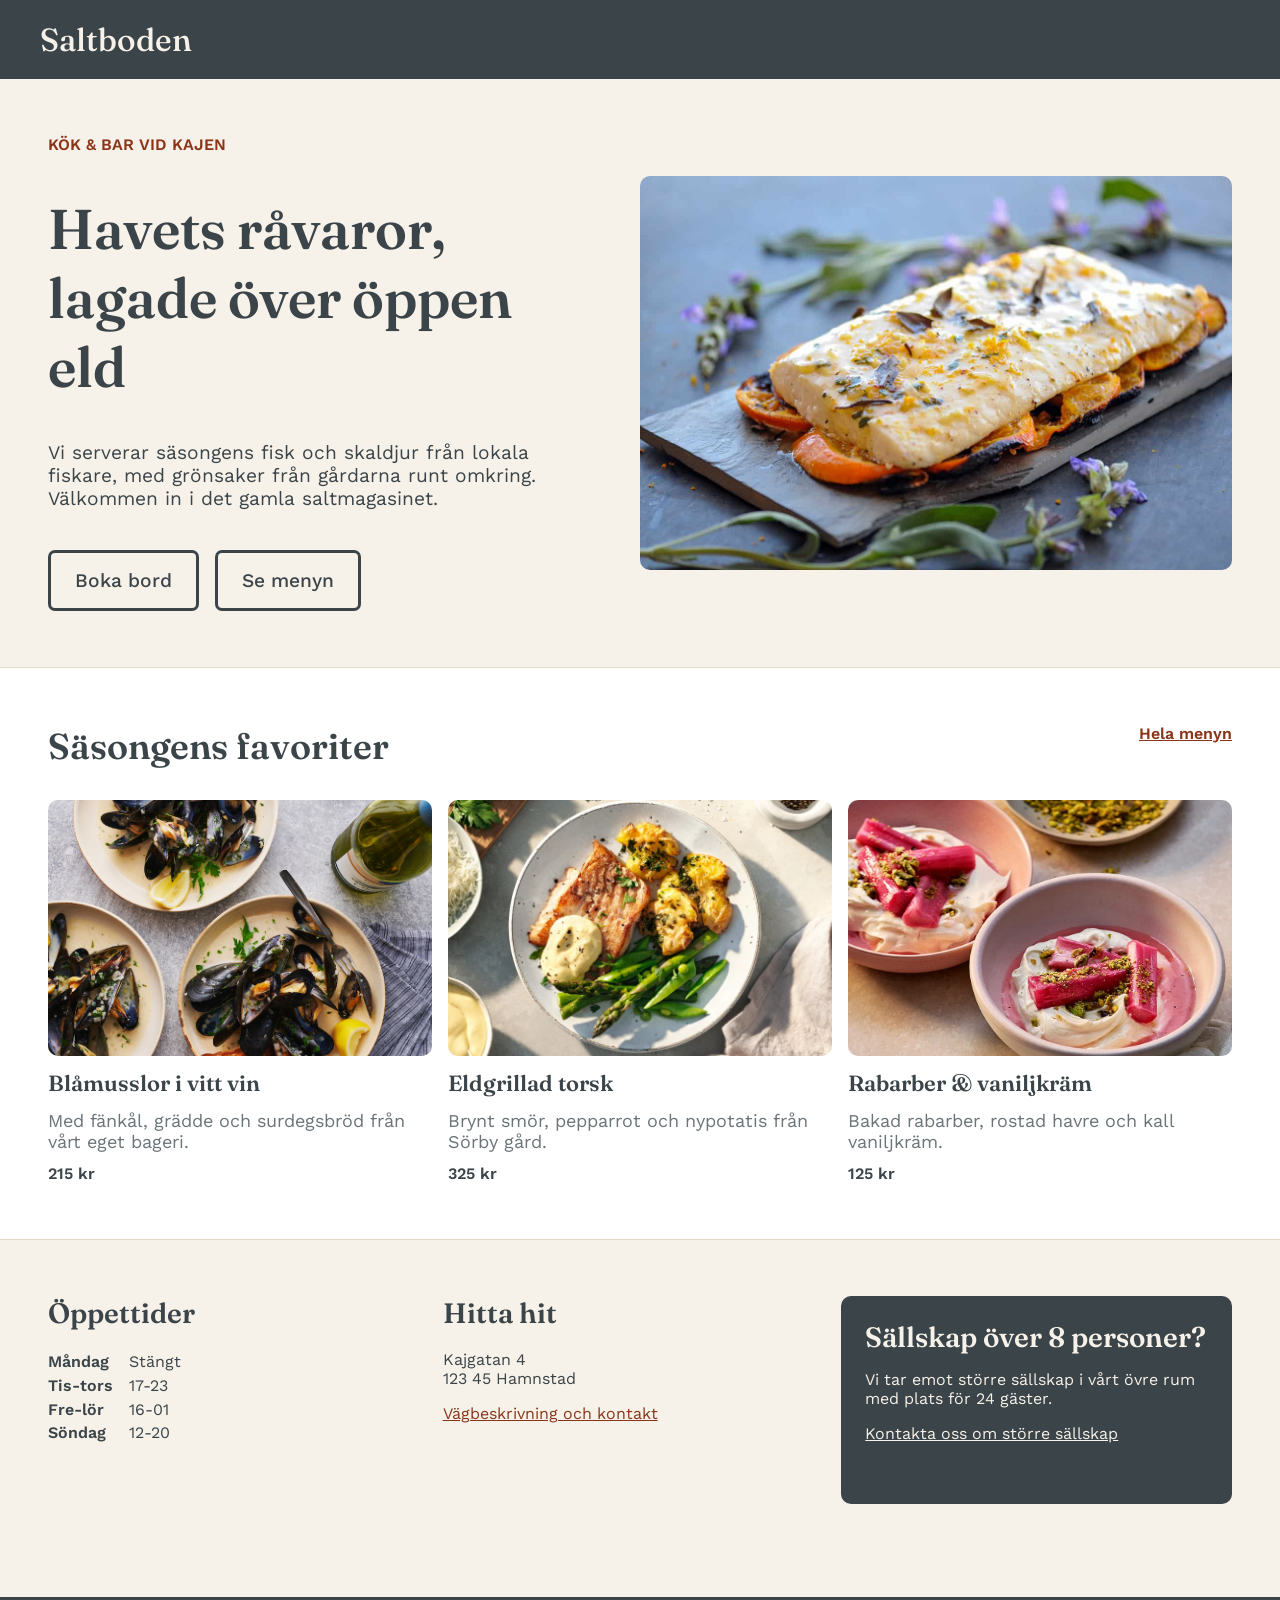
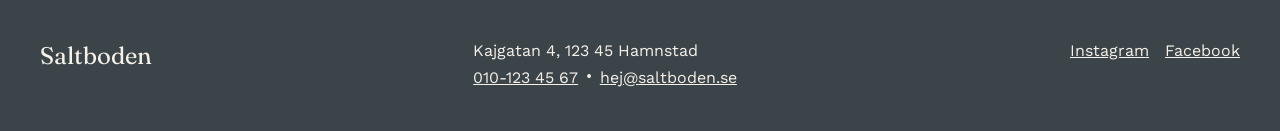
<file: index.html>
<!DOCTYPE html>
<html lang="sv">

<head>
    <meta charset="UTF-8">
    <meta name="viewport" content="width=device-width, initial-scale=1.0">
    <title>Saltboden</title>
    <link rel="preconnect" href="https://fonts.googleapis.com">
    <link rel="preconnect" href="https://fonts.gstatic.com" crossorigin>
    <link
        href="https://fonts.googleapis.com/css2?family=Fraunces:ital,opsz,wght@0,9..144,100..900;1,9..144,100..900&family=Work+Sans:ital,wght@0,100..900;1,100..900&display=swap"
        rel="stylesheet">
    <link rel="stylesheet" href="main.css">
    <link rel="stylesheet" href="homepage.css">
</head>
<body>

    <header class="header">
        <a href="index.html" class="header__logo">Saltboden</a>

        <details class="menu-hamburger">
            <summary>
                <img src="images/menu-icon.svg" alt="" class="menu-hamburger__open">
                <img src="images/menu-close.svg" alt="" class="menu-hamburger__close">
                Meny
            </summary>

            <nav class="nav" aria-label="Huvudmeny">
                <ul class="nav__links">
                    <li><a href="index.html" class="nav__link" aria-current="page">Start</a></li>
                    <li><a href="menu.html" class="nav__link">Meny</a></li>
                    <li><a href="about.html" class="nav__link">Om oss</a></li>
                    <li><a href="contact.html" class="nav__link">Kontakt</a></li>
                    <li><a href="booking.html" class="nav__link nav__link--booking">Boka bord</a>
                    </li>
                </ul>
            </nav>
        </details>
    </header>

    <main>

        <section class="hero">
            <img src="images/grilled-halibut.jpg" alt="Grillad hälleflundra med grillad paprika på ett fat av sten." class="hero__image">
                <div class="hero__section">
                    <p class="eyebrow">Kök & bar vid kajen</p>
                    <h1>Havets råvaror, lagade över öppen eld</h1>
                    <p class="mobile--text">Säsongens fisk och skaldjur från lokala fiskare,
                    i det gamla saltmagasinet.</p>
                    <p class="desktop--text">Vi serverar säsongens fisk och skaldjur från lokala fiskare,
                    med grönsaker från gårdarna runt omkring. Välkommen in i
                    det gamla saltmagasinet.</p>
                    <div class="hero__links">
                    <a href="booking.html">Boka bord</a>
                    <a href="menu.html">Se menyn</a>
                    </div>
                </div>
        </section>

        <section class="main">
            <div class="main__section">
                <h2>Säsongens favoriter</h2>
                <div class="main__cards">
                    <article class="main__card1">
                        <img src="images/musslor2.jpg" alt="Tre tallriker med blåmusslor och en flaska vitt vin.">
                        <h3>Blåmusslor i vitt vin</h3>
                        <p class="beskrivning">Med fänkål, grädde och surdegsbröd från vårt eget bageri.</p>
                        <p>215 kr</p>
                    </article>
                    <article class="main__card2">
                        <img src="images/grilladtorsk.jpg" alt="Eldgrillad torsk på en tallrik serverad med sparris, nypotatis och en krämig sås.">
                        <h3>Eldgrillad torsk</h3>
                        <p class="beskrivning">Brynt smör, pepparrot och nypotatis från Sörby gård.</p>
                        <p>325 kr</p>
                    </article>
                    <article class="main__card3">
                        <img src="images/rabarber2.jpg" alt="Bakad rabarber på kall vaniljkräm garnerad med rostad havre.">
                        <h3>Rabarber & vaniljkräm</h3>
                        <p class="beskrivning">Bakad rabarber, rostad havre och kall vaniljkräm.</p>
                        <p>125 kr</p>
                    </article>
                </div>
                    <a href="menu.html">Hela menyn</a>
            </div>
        </section>

        <section class="aside">
            <div class="aside__tider">
                <h2>Öppettider</h2>
                <div class="aside__listor">
                    <ul class="aside__dagar">
                        <li>Måndag</li>
                        <li>Tis-tors</li>
                        <li>Fre-lör</li>
                        <li>Söndag</li>
                    </ul>
                    <ul class="aside__öppet">
                        <li>Stängt</li>
                        <li>17-23</li>
                        <li>16-01</li>
                        <li>12-20</li>
                    </ul>
                </div>
            </div>
            <div class="aside__hitta">
                <h2>Hitta hit</h2>
                <p>Kajgatan 4</p>
                <p>123 45 Hamnstad</p>
                <a href="contact.html">Vägbeskrivning och kontakt</a>
            </div>
            <div class="aside__sällskap">
                <h2>Sällskap över 8 personer?</h2>
                <p>Vi tar emot större sällskap i vårt övre rum med plats för 24 gäster.</p>
                <a href="contact.html">Kontakta oss om större sällskap</a>
            </div>
        </section>

    </main>

    <footer class="footer">
        <p class="footer__logo">Saltboden</p>
        <address>
            <p class="footer__address">Kajgatan 4, 123 45 Hamnstad</p>
            <div class="footer__info">
                <a class="footer__phone" href="tel:+46101234567">010-123 45 67</a>
                <span class="footer__dot" aria-hidden="true">•</span>
                <a class="footer__mail" href="mailto:hej@saltboden.se">hej@saltboden.se</a>
            </div>
        </address>
        <div>
            <a href="#" class="footer__social">Instagram</a>
            <a href="#" class="footer__social">Facebook</a>
        </div>
    </footer>

</body>
</html>
</file>
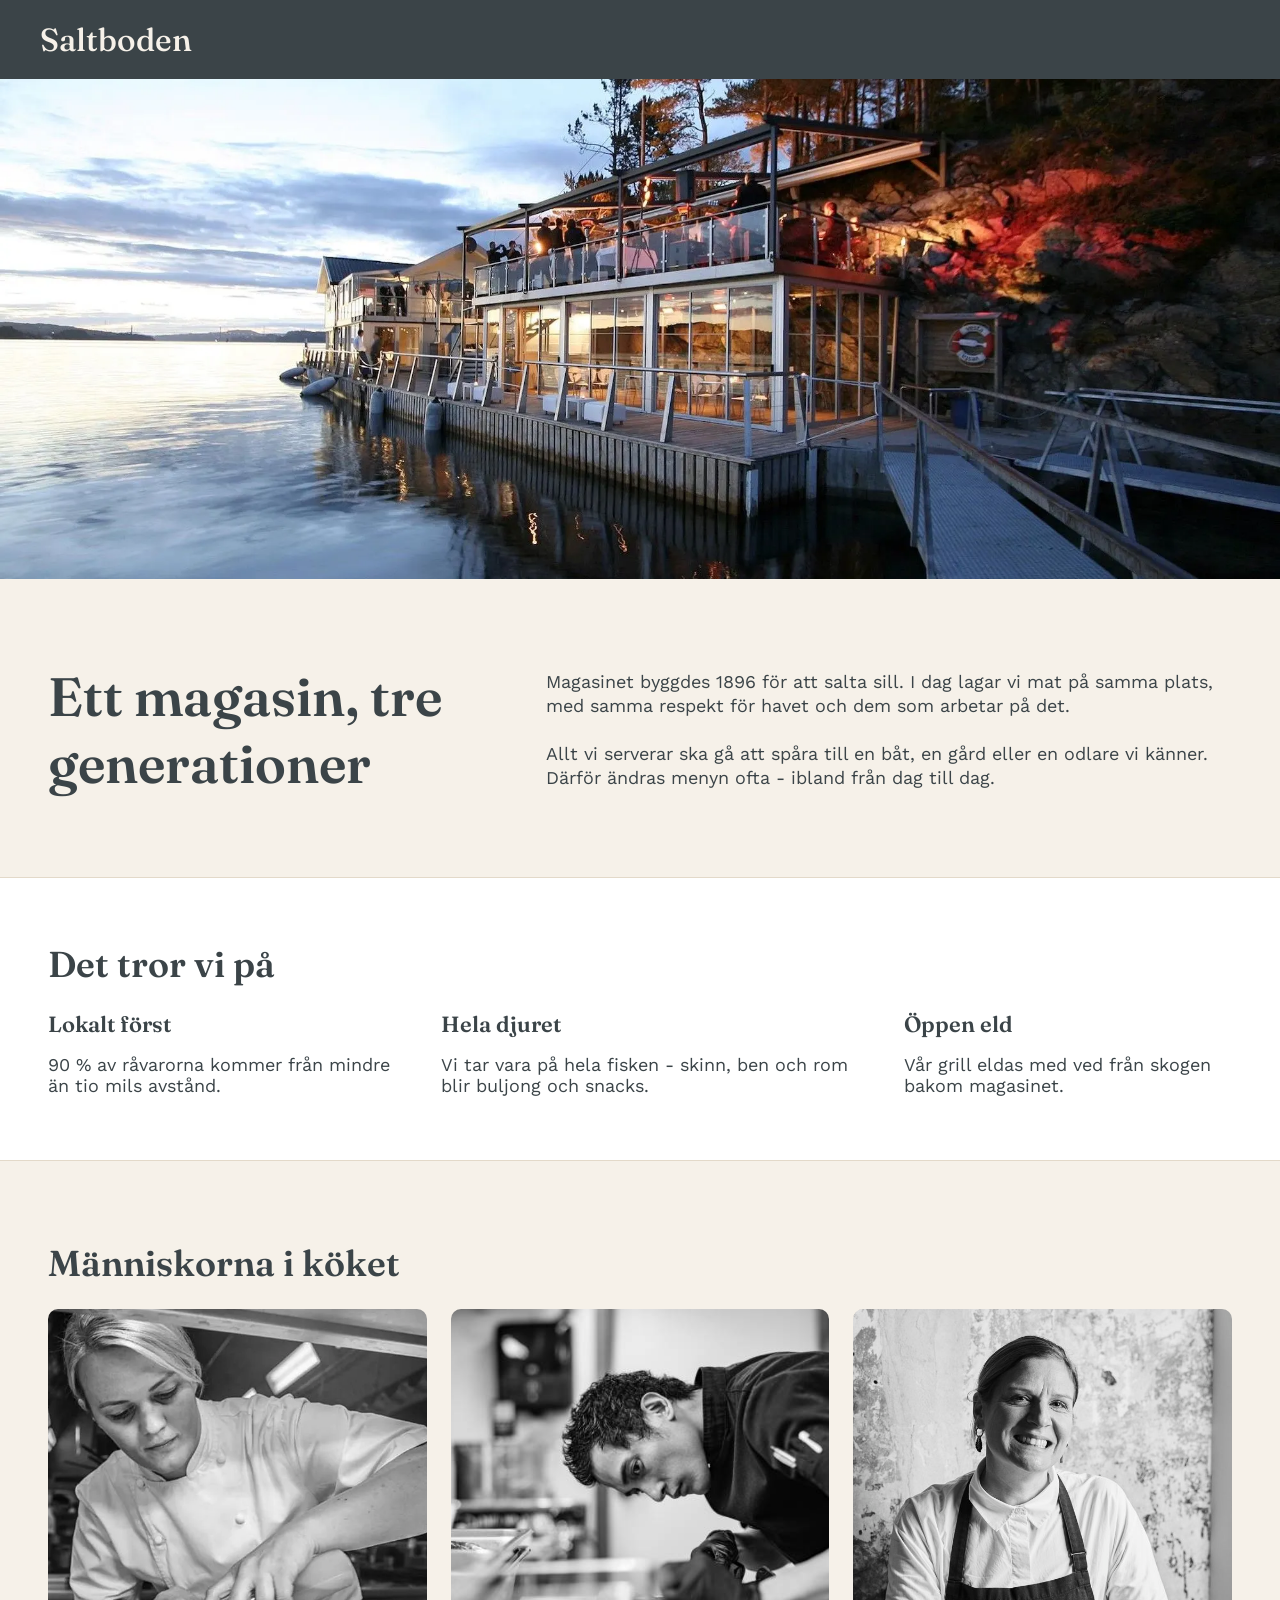
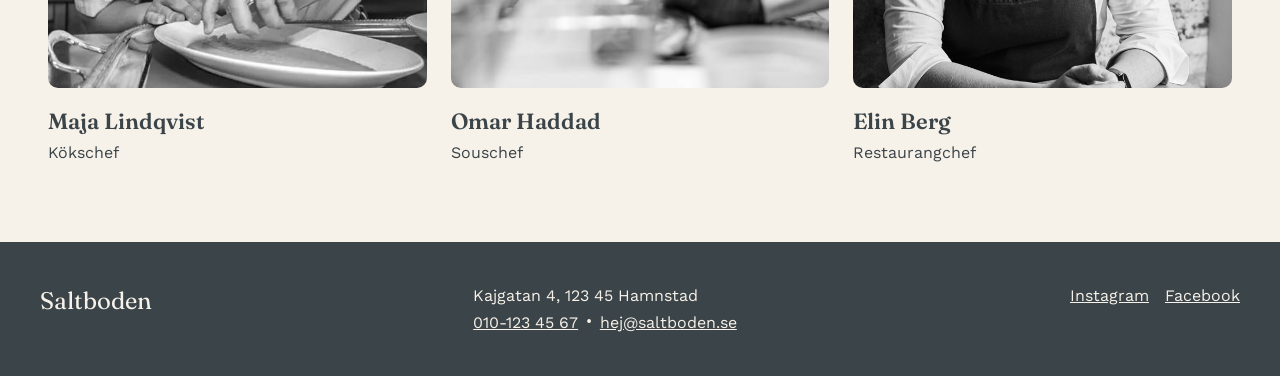
<file: about.html>
<!DOCTYPE html>
<html lang="sv">
<head>
    <meta charset="UTF-8">
    <meta name="viewport" content="width=device-width, initial-scale=1.0">
    <title>Saltboden ︱ Om oss</title>
    <link rel="preconnect" href="https://fonts.googleapis.com">
    <link rel="preconnect" href="https://fonts.gstatic.com" crossorigin>
    <link
        href="https://fonts.googleapis.com/css2?family=Fraunces:ital,opsz,wght@0,9..144,100..900;1,9..144,100..900&family=Work+Sans:ital,wght@0,100..900;1,100..900&display=swap"
        rel="stylesheet">
    <link rel="stylesheet" href="main.css">
    <link rel="stylesheet" href="about.css">
</head>
<body>

    <header class="header">
        <a href="index.html" class="header__logo">Saltboden</a>

        <details class="menu-hamburger">
            <summary>
                <img src="images/menu-icon.svg" alt="" class="menu-hamburger__open">
                <img src="images/menu-close.svg" alt="" class="menu-hamburger__close">
                Meny
            </summary>

            <nav class="nav" aria-label="Huvudmeny">
                <ul class="nav__links">
                    <li><a href="index.html" class="nav__link">Start</a></li>
                    <li><a href="menu.html" class="nav__link">Meny</a></li>
                    <li><a href="about.html" class="nav__link" aria-current="page">Om oss</a></li>
                    <li><a href="contact.html" class="nav__link">Kontakt</a></li>
                    <li><a href="booking.html" class="nav__link nav__link--booking">Boka bord</a>
                    </li>
                </ul>
            </nav>
        </details>
    </header>

    <main>

        <section class="about">
            <img src="images/saltboden.jpg" alt="saltboden restaurant" class="about__image">
            <div class="about__section">
                <h1>Ett magasin, tre generationer</h1>
                <p class="mobile--text">Vi lagar mat på samma plats som när magasinet byggdes i 1896.
                Allt vi serverar ska gå att spåra. Därför ändras menyn ofta - ibland från dag till dag.</p>
                <p class="desktop--text">Magasinet byggdes 1896 för att salta sill. I dag lagar vi mat på samma plats,
                med samma respekt för havet och dem som arbetar på det.
                <br>
                <br>
                Allt vi serverar ska gå att spåra till en båt, en gård eller en odlare vi känner.
                Därför ändras menyn ofta - ibland från dag till dag.</p>
            </div>
        </section>

        <section class="info">
            <h2>Det tror vi på</h2>
            <div class="info__cards">
                <div class="info__card1">
                    <h3>Lokalt först</h3>
                    <p>90 % av råvarorna kommer från mindre än tio mils avstånd.</p>
                </div>
                <div class="info__card2">
                    <h3>Hela djuret</h3>
                    <p>Vi tar vara på hela fisken - skinn, ben och rom blir buljong och snacks.</p>
                </div>
                <div class="info__card3">
                    <h3>Öppen eld</h3>
                    <p>Vår grill eldas med ved från skogen bakom magasinet.</p>
                </div>
            </div>
        </section>

        <section class="staff">
            <h2>Människorna i köket</h2>
            <div class="staff__cards">
                <article class="staff__card1">
                    <img src="images/kokschef.jpg" alt="Kökschef Maja Lindqvist tillagar en maträtt.">
                    <h3>Maja Lindqvist</h3>
                    <p>Kökschef</p>
                </article>
                <article class="staff__card2">
                    <img src="images/souschef.jpg" alt="Souschef Omar Haddad förbereder ingredienser i köket.">
                    <h3>Omar Haddad</h3>
                    <p>Souschef</p>
                </article>
                <article class="staff__card3">
                    <img src="images/restaurang.jpg" alt="Restaurangchef Elin Berg ler mot kameran.">
                    <h3>Elin Berg</h3>
                    <p>Restaurangchef</p>
                </article>
            </div>
        </section>
        
    </main>

    <footer class="footer">
        <p class="footer__logo">Saltboden</p>
        <address>
            <p class="footer__address">Kajgatan 4, 123 45 Hamnstad</p>
            <div class="footer__info">
                <a class="footer__phone" href="tel:0101234567">010-123 45 67</a>
                <span class="footer__dot" aria-hidden="true">•</span>
                <a class="footer__mail" href="mailto:hej@saltboden.se">hej@saltboden.se</a>
            </div>
        </address>
        <div>
            <a href="#" class="footer__social">Instagram</a>
            <a href="#" class="footer__social">Facebook</a>
        </div>
    </footer>

</body>
</html>
</file>
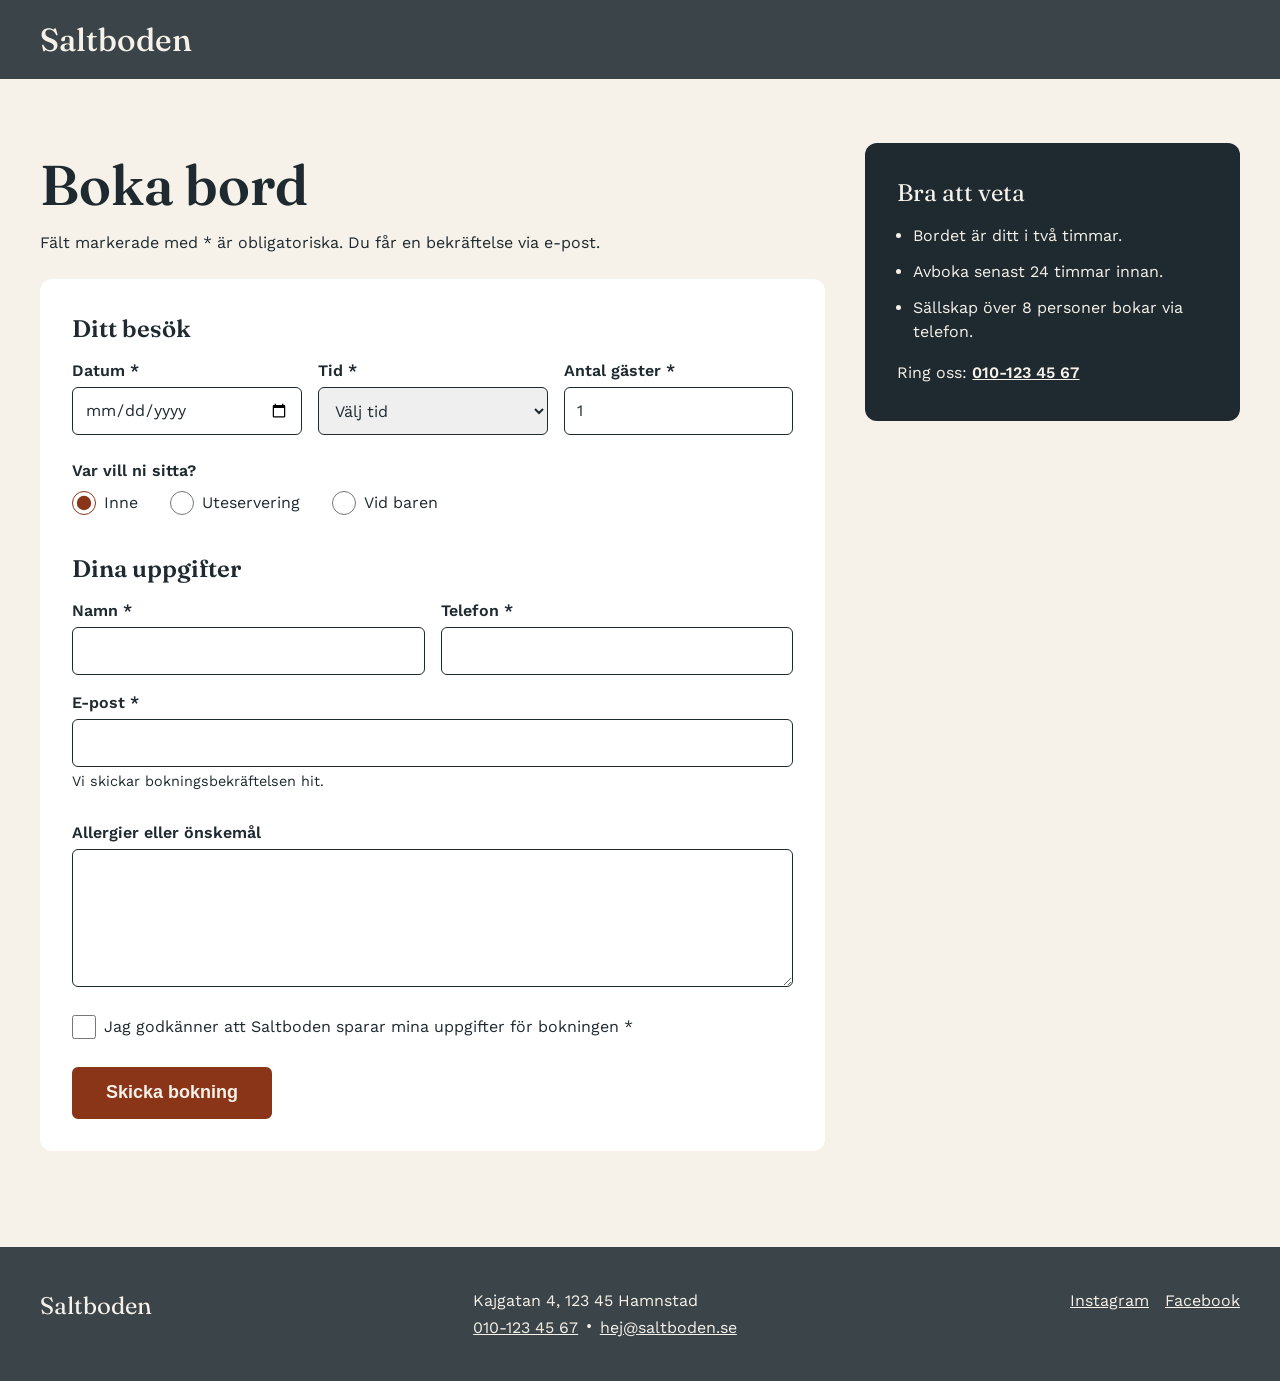
<file: booking.html>
<!DOCTYPE html>
<html lang="sv">

<head>
    <meta charset="UTF-8">
    <meta name="viewport" content="width=device-width, initial-scale=1.0">
    <title>Boka bord - Saltboden</title>
    <link rel="preconnect" href="https://fonts.googleapis.com">
    <link rel="preconnect" href="https://fonts.gstatic.com" crossorigin>
    <link
        href="https://fonts.googleapis.com/css2?family=Fraunces:ital,opsz,wght@0,9..144,100..900;1,9..144,100..900&family=Work+Sans:ital,wght@0,100..900;1,100..900&display=swap"
        rel="stylesheet">
    <link rel="stylesheet" href="main.css">
    <link rel="stylesheet" href="booking.css">
</head>

<body>
    <header class="header">
        <a href="index.html" class="header__logo">Saltboden</a>

        <details class="menu-hamburger">
            <summary>
                <img src="images/menu-icon.svg" alt="" class="menu-hamburger__open">
                <img src="images/menu-close.svg" alt="" class="menu-hamburger__close">
                Meny
            </summary>

            <nav class="nav" aria-label="Huvudmeny">
                <ul class="nav__links">
                    <li><a href="index.html" class="nav__link">Start</a></li>
                    <li><a href="menu.html" class="nav__link">Meny</a></li>
                    <li><a href="about.html" class="nav__link">Om oss</a></li>
                    <li><a href="contact.html" class="nav__link">Kontakt</a></li>
                    <li><a href="booking.html" class="nav__link nav__link--booking" aria-current="page">Boka bord</a>
                    </li>
                </ul>
            </nav>
        </details>
    </header>

    <main>
        <div class="booking">
            <div class="booking__content">
                <h1 class="booking__title">Boka bord</h1>
                <p class="booking__intro">Fält markerade med * är obligatoriska. Du får en bekräftelse via e-post.
                </p>

                <form class="booking__form" action="#" method="post">
                    <fieldset class="booking__fieldset">
                        <legend class="booking__legend">Ditt besök</legend>

                        <div class="booking__visit">
                            <div class="booking__field">
                                <label for="datum">Datum <span aria-hidden="true">*</span></label>
                                <input type="date" id="datum" name="datum" min="2026-10-13" required>
                            </div>

                            <div class="booking__field">
                                <label for="tid">Tid <span aria-hidden="true">*</span></label>
                                <select name="tid" id="tid" required>
                                    <option value="">Välj tid</option>
                                    <option value="13:00">13:00</option>
                                    <option value="14:00">14:00</option>
                                    <option value="15:00">15:00</option>
                                    <option value="16:00">16:00</option>
                                    <option value="17:00">17:00</option>
                                    <option value="18:00">18:00</option>
                                </select>
                            </div>

                            <div class="booking__field">
                                <label for="antal">Antal gäster <span aria-hidden="true">*</span></label>
                                <input type="number" name="antal" id="antal" min="1" max="8" value="1"
                                    inputmode="numeric" required>
                            </div>
                        </div>

                        <fieldset class="booking__inline">
                            <legend class="booking__seating">Var vill ni sitta?</legend>

                            <div class="booking__seat">
                                <div class="booking__choice">
                                    <input type="radio" id="plats-inne" name="plats" value="inne" checked>
                                    <label for="plats-inne">Inne</label>
                                </div>
                                <div class="booking__choice">
                                    <input type="radio" id="plats-ute" name="plats" value="ute">
                                    <label for="plats-ute">Uteservering</label>
                                </div>
                                <div class="booking__choice">
                                    <input type="radio" id="plats-bar" name="plats" value="bar">
                                    <label for="plats-bar">Vid baren</label>
                                </div>
                            </div>
                        </fieldset>
                    </fieldset>

                    <fieldset class="booking__fieldset">
                        <legend class="booking__legend">Dina uppgifter</legend>

                        <div class="booking__contact">
                            <div class="booking__field">
                                <label for="namn">Namn <span aria-hidden="true">*</span></label>
                                <input type="text" id="namn" name="namn" autocomplete="name" required>
                            </div>
                            <div class="booking__field">
                                <label for="telefon">Telefon <span aria-hidden="true">*</span></label>
                                <input type="tel" id="telefon" name="telefon" autocomplete="tel" required>
                            </div>
                        </div>

                        <div class="booking__field booking__email">
                            <label for="epost">E-post <span aria-hidden="true">*</span></label>
                            <input type="email" id="epost" name="epost" autocomplete="email"
                                aria-describedby="epost-hint" required>
                            <p class="booking__hint" id="epost-hint">Vi skickar bokningsbekräftelsen hit.</p>
                        </div>
                    </fieldset>

                    <div class="booking__field">
                        <label for="allergier">Allergier eller önskemål</label>
                        <textarea name="allergier" id="allergier" rows="5" maxlength="500"></textarea>
                    </div>

                    <div class="booking__terms">
                        <input type="checkbox" id="villkor" name="villkor" required>
                        <label for="villkor">Jag godkänner att Saltboden sparar mina uppgifter för bokningen
                            <span aria-hidden="true">*</span></label>
                    </div>

                    <button class="booking__submit" type="submit">Skicka bokning</button>
                </form>
            </div>

            <aside class="booking__aside">
                <h2 class="booking__aside-title">Bra att veta</h2>
                <ul class="booking__aside-list">
                    <li class="booking__aside-item">Bordet är ditt i två timmar.</li>
                    <li class="booking__aside-item">Avboka senast 24 timmar innan.</li>
                    <li class="booking__aside-item">Sällskap över 8 personer bokar via telefon.</li>
                </ul>
                <p>Ring oss: <a href="tel:+46101234567" class="booking__aside-phone">010-123 45 67</a></p>
            </aside>
        </div>
    </main>

    <footer class="footer">
        <p class="footer__logo">Saltboden</p>
        <address>
            <p class="footer__address">Kajgatan 4, 123 45 Hamnstad</p>
            <div class="footer__info">
                <a class="footer__phone" href="tel:+46101234567">010-123 45 67</a>
                <span class="footer__dot" aria-hidden="true">•</span>
                <a class="footer__mail" href="mailto:hej@saltboden.se">hej@saltboden.se</a>
            </div>
        </address>
        <div>
            <a href="#" class="footer__social">Instagram</a>
            <a href="#" class="footer__social">Facebook</a>
        </div>
    </footer>
</body>

</html>
</file>
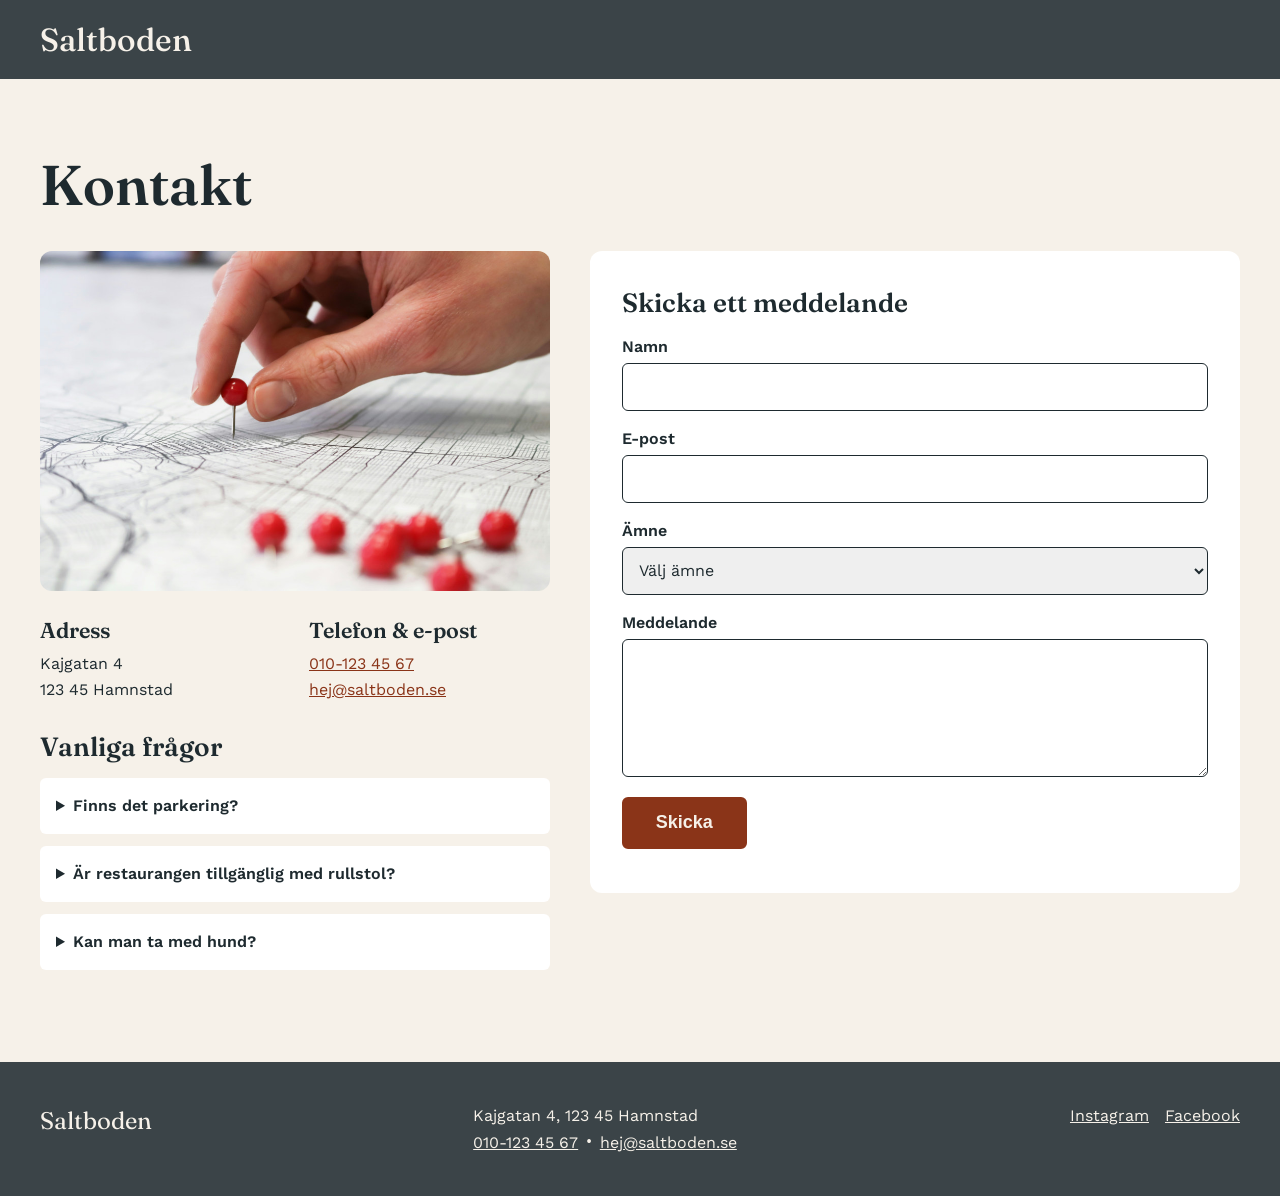
<file: contact.html>
<!DOCTYPE html>
<html lang="sv">

<head>
    <meta charset="UTF-8">
    <meta name="viewport" content="width=device-width, initial-scale=1.0">
    <title>Kontakt - Saltboden</title>
    <link rel="preconnect" href="https://fonts.googleapis.com">
    <link rel="preconnect" href="https://fonts.gstatic.com" crossorigin>
    <link
        href="https://fonts.googleapis.com/css2?family=Fraunces:ital,opsz,wght@0,9..144,100..900;1,9..144,100..900&family=Work+Sans:ital,wght@0,100..900;1,100..900&display=swap"
        rel="stylesheet">
    <link rel="stylesheet" href="main.css">
    <link rel="stylesheet" href="contact.css">
</head>

<body>
    <header class="header">
        <a href="index.html" class="header__logo">Saltboden</a>

        <details class="menu-hamburger">
            <summary>
                <img src="images/menu-icon.svg" alt="" class="menu-hamburger__open">
                <img src="images/menu-close.svg" alt="" class="menu-hamburger__close">
                Meny
            </summary>

            <nav class="nav" aria-label="Huvudmeny">
                <ul class="nav__links">
                    <li><a href="index.html" class="nav__link">Start</a></li>
                    <li><a href="menu.html" class="nav__link">Meny</a></li>
                    <li><a href="about.html" class="nav__link">Om oss</a></li>
                    <li><a href="contact.html" class="nav__link" aria-current="page">Kontakt</a></li>
                    <li><a href="booking.html" class="nav__link nav__link--booking">Boka bord</a>
                    </li>
                </ul>
            </nav>
        </details>
    </header>

    <main>
        <h1 class="title">Kontakt</h1>
        <div class="content">
            <div class="content__layout">
                <div class="contact">
                    <img class="contact__image" src="images/map.jpg" alt="Hand som sätter en röd knappnål på en karta">

                    <div class="contact__info">
                        <div>
                            <h2 class="contact__title">Adress</h2>
                            <address class="contact__address">
                                <p>Kajgatan 4</p>
                                <p>123 45 Hamnstad</p>
                            </address>
                        </div>

                        <div>
                            <h2 class="contact__title">Telefon &amp; e-post</h2>
                            <address class="contact__address contact__details">
                                <a class="contact__link" href="tel:+46101234567">010-123 45 67</a>
                                <a class="contact__link" href="mailto:hej@saltboden.se">hej@saltboden.se</a>
                            </address>
                        </div>
                    </div>
                </div>

                <section class="questions">
                    <h2 class="questions__title">Vanliga frågor</h2>
                    <details class="questions__details">
                        <summary>Finns det parkering?</summary>
                        <p>Ja, det finns ett stort garage i samma byggnad.</p>
                    </details>

                    <details class="questions__details">
                        <summary>Är restaurangen tillgänglig med rullstol?</summary>
                        <p>Ja, restaurangen är tillgänglig med rullstol.</p>
                    </details>

                    <details class="questions__details">
                        <summary>Kan man ta med hund?</summary>
                        <p>Ja, hundar är välkomna!</p>
                    </details>
                </section>
            </div>

            <form class="form" action="#" method="post">
                <fieldset class="form__fieldset">
                    <legend class="form__legend">Skicka ett meddelande</legend>

                    <div class="form__field">
                        <label for="namn">Namn</label>
                        <input type="text" id="namn" name="namn" autocomplete="name">
                    </div>

                    <div class="form__field">
                        <label for="epost">E-post</label>
                        <input type="email" id="epost" name="epost" autocomplete="email">
                    </div>

                    <div class="form__field">
                        <label for="amne">Ämne</label>
                        <select name="amne" id="amne">
                            <option value="">Välj ämne</option>
                            <option value="fraga">Fråga</option>
                            <option value="onskemal">Önskemål</option>
                            <option value="sallskap">Större sällskap</option>
                        </select>
                    </div>

                    <div class="form__field">
                        <label for="meddelande">Meddelande</label>
                        <textarea name="meddelande" id="meddelande" rows="5" maxlength="500"></textarea>
                    </div>

                    <button class="form__submit" type="submit">Skicka</button>
                </fieldset>
            </form>
        </div>
    </main>

    <footer class="footer">
        <p class="footer__logo">Saltboden</p>
        <address>
            <p class="footer__address">Kajgatan 4, 123 45 Hamnstad</p>
            <div class="footer__info">
                <a class="footer__phone" href="tel:+46101234567">010-123 45 67</a>
                <span class="footer__dot" aria-hidden="true">•</span>
                <a class="footer__mail" href="mailto:hej@saltboden.se">hej@saltboden.se</a>
            </div>
        </address>
        <div>
            <a href="#" class="footer__social">Instagram</a>
            <a href="#" class="footer__social">Facebook</a>
        </div>
    </footer>
</body>

</html>
</file>
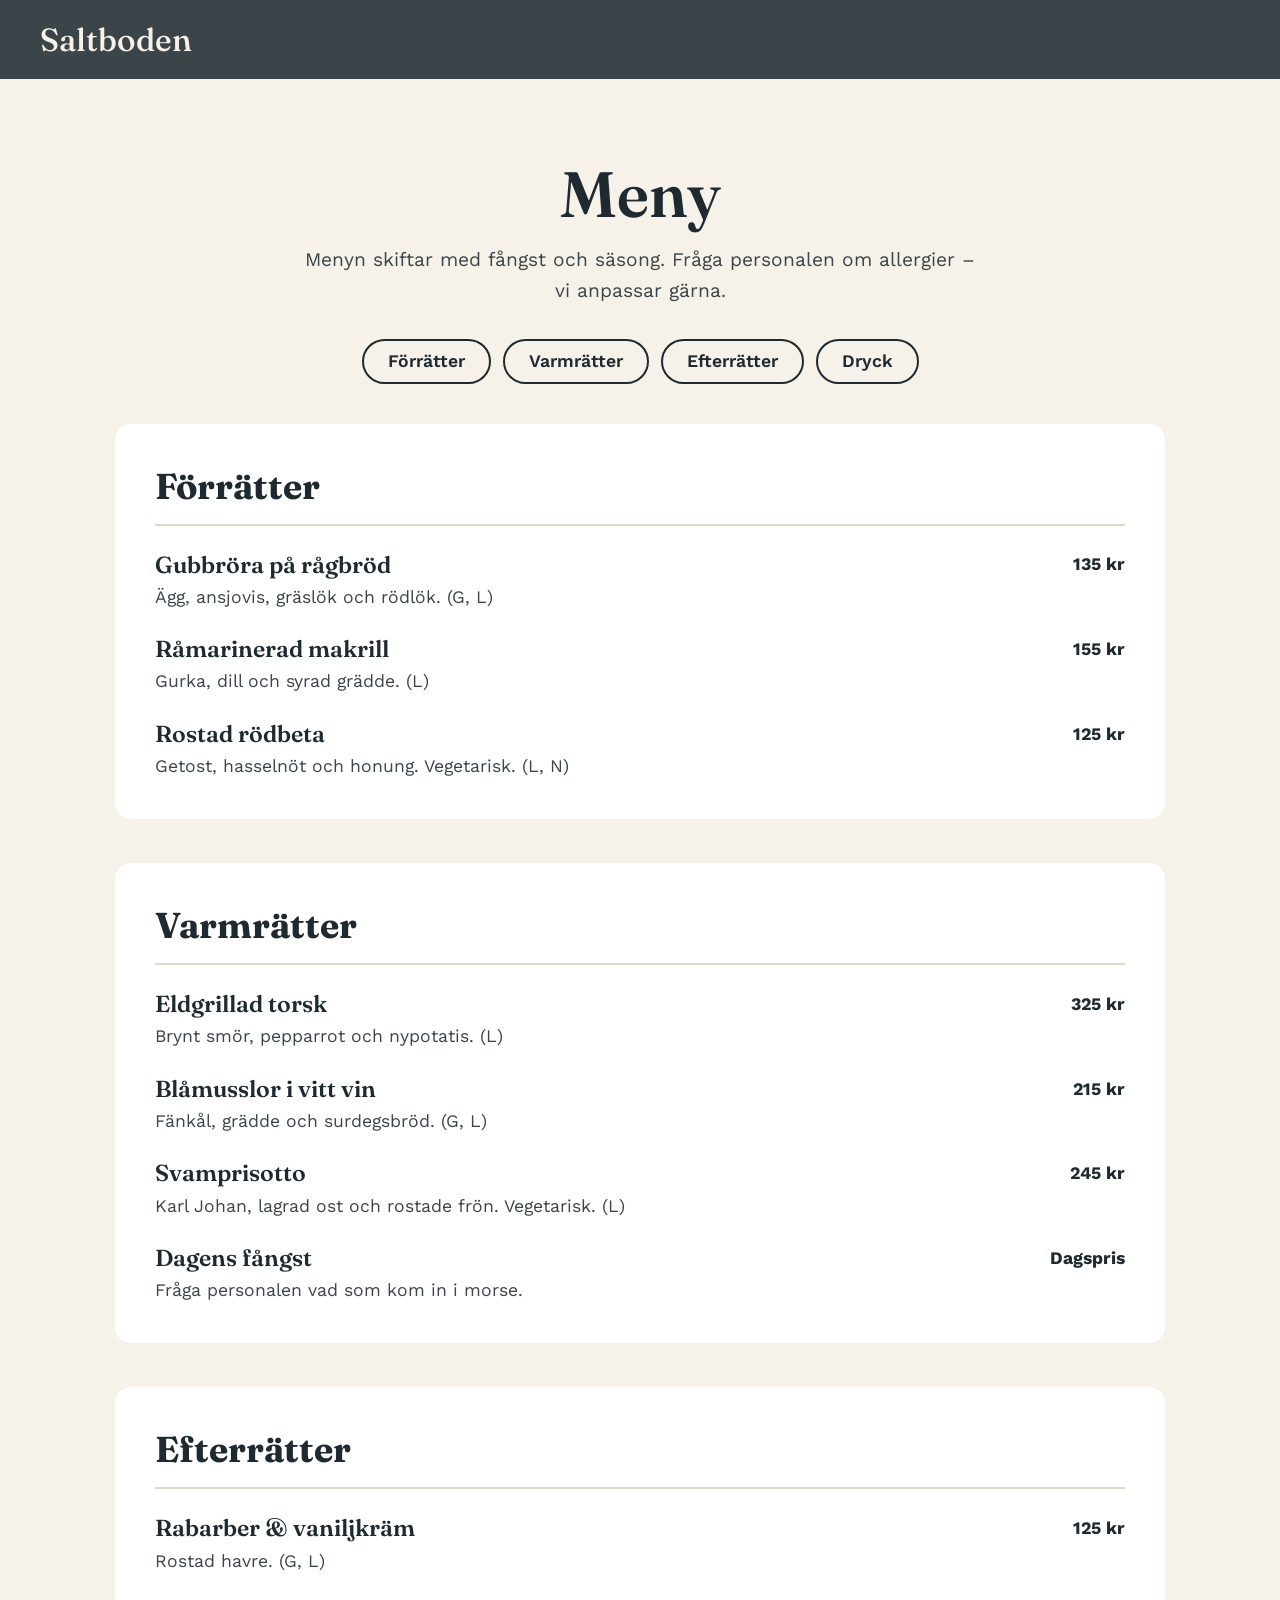
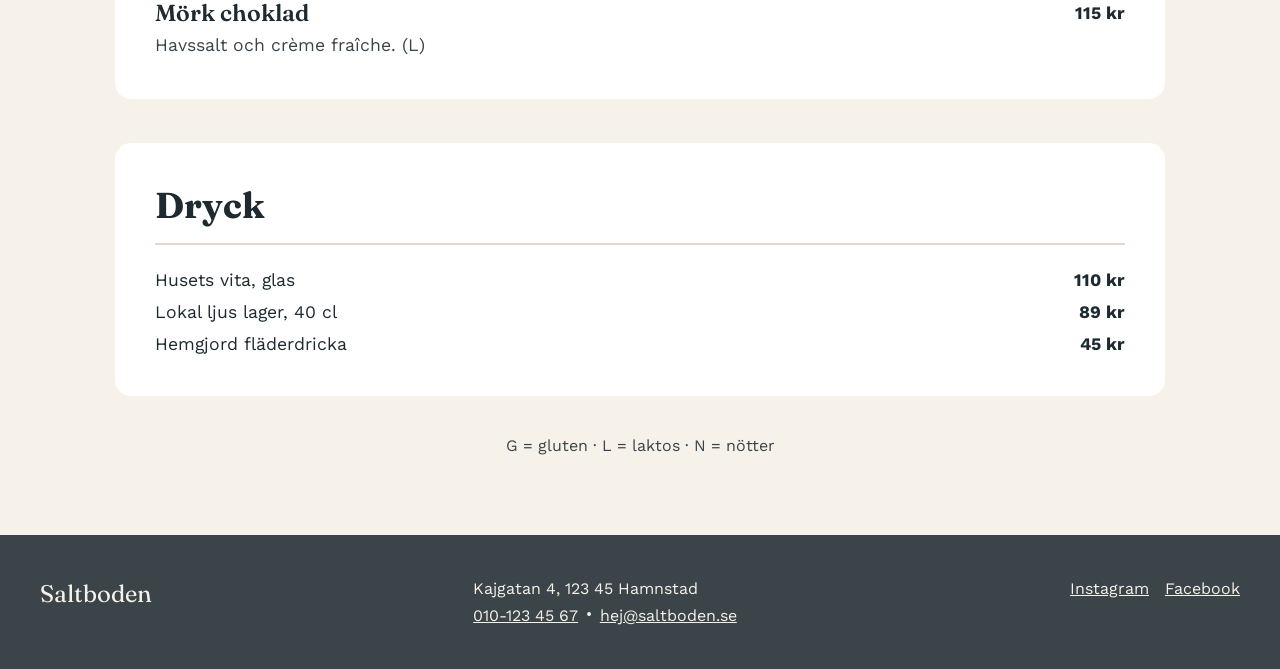
<file: menu.html>
<!DOCTYPE html>
<html lang="sv">
<head>
    <meta charset="UTF-8">
    <meta name="viewport" content="width=device-width, initial-scale=1.0">
    <title>Meny - Saltboden</title>
    <link rel="preconnect" href="https://fonts.googleapis.com">
    <link rel="preconnect" href="https://fonts.gstatic.com" crossorigin>
    <link
        href="https://fonts.googleapis.com/css2?family=Fraunces:ital,opsz,wght@0,9..144,100..900;1,9..144,100..900&family=Work+Sans:ital,wght@0,100..900;1,100..900&display=swap"
        rel="stylesheet">
    <link rel="stylesheet" href="main.css">
    <link rel="stylesheet" href="menu.css">
</head>
<body>
    <header class="header">
        <a href="index.html" class="header__logo">Saltboden</a>

        <details class="menu-hamburger">
            <summary>
                <img src="images/menu-icon.svg" alt="" class="menu-hamburger__open">
                <img src="images/menu-close.svg" alt="" class="menu-hamburger__close">
                Meny
            </summary>

            <nav class="nav" aria-label="Huvudmeny">
                <ul class="nav__links">
                    <li><a href="index.html" class="nav__link">Start</a></li>
                    <li><a href="menu.html" class="nav__link" aria-current="page">Meny</a></li>
                    <li><a href="about.html" class="nav__link">Om oss</a></li>
                    <li><a href="contact.html" class="nav__link">Kontakt</a></li>
                    <li><a href="booking.html" class="nav__link nav__link--booking">Boka bord</a>
                    </li>
                </ul>
            </nav>
        </details>
    </header>

    <main>
        <div class="menu">

            <section class="menu__section">
                <h1 class="menu__title">Meny</h1>
                <p class="menu__intro">
                    Menyn skiftar med fångst och säsong. Fråga personalen om allergier&nbsp;–
                    <span class="menu__intro-line">vi anpassar gärna.</span>
                </p>
                    
                <nav class="menu-nav" aria-label="Menykategorier">
                    <ul class="menu-nav__list">
                        <li><a class="menu-nav__link" href="#forratter">Förrätter</a></li>
                        <li><a class="menu-nav__link" href="#varmratter">Varmrätter</a></li>
                        <li><a class="menu-nav__link" href="#efterratter">Efterrätter</a></li>
                        <li><a class="menu-nav__link" href="#dryck">Dryck</a></li>
                    </ul>
                </nav>
            </section>

            <div class="menu-list">

                <section class="menu-card" id="forratter">
                    <h2 class="menu-card__title">Förrätter</h2>
                    <ul class="menu-card__items">
                        <li class="menu-item">
                            <div class="menu-item__info">
                                <h3 class="menu-item__name">Gubbröra på rågbröd</h3>
                                <p class="menu-item__desc">Ägg, ansjovis, gräslök och rödlök. (G, L)</p>
                            </div>
                            <span class="menu-item__price">135 kr</span>
                        </li>
                        <li class="menu-item">
                            <div class="menu-item__info">
                                <h3 class="menu-item__name">Råmarinerad makrill</h3>
                                <p class="menu-item__desc">Gurka, dill och syrad grädde. (L)</p>
                            </div>
                            <span class="menu-item__price">155 kr</span>
                        </li>
                        <li class="menu-item">
                            <div class="menu-item__info">
                                <h3 class="menu-item__name">Rostad rödbeta</h3>
                                <p class="menu-item__desc">Getost, hasselnöt och honung. Vegetarisk. (L, N)</p>
                            </div>
                            <span class="menu-item__price">125 kr</span>
                        </li>
                    </ul>
                </section>

                <section class="menu-card" id="varmratter">
                    <h2 class="menu-card__title">Varmrätter</h2>
                    <ul class="menu-card__items">
                        <li class="menu-item">
                            <div class="menu-item__info">
                                <h3 class="menu-item__name">Eldgrillad torsk</h3>
                                <p class="menu-item__desc">Brynt smör, pepparrot och nypotatis. (L)</p>
                            </div>
                            <span class="menu-item__price">325 kr</span>
                        </li>
                        <li class="menu-item">
                            <div class="menu-item__info">
                                <h3 class="menu-item__name">Blåmusslor i vitt vin</h3>
                                <p class="menu-item__desc">Fänkål, grädde och surdegsbröd. (G, L)</p>
                            </div>
                            <span class="menu-item__price">215 kr</span>
                        </li>
                        <li class="menu-item">
                            <div class="menu-item__info">
                                <h3 class="menu-item__name">Svamprisotto</h3>
                                <p class="menu-item__desc">Karl Johan, lagrad ost och rostade frön. Vegetarisk. (L)</p>
                            </div>
                            <span class="menu-item__price">245 kr</span>
                        </li>
                        <li class="menu-item">
                            <div class="menu-item__info">
                                <h3 class="menu-item__name">Dagens fångst</h3>
                                <p class="menu-item__desc">Fråga personalen vad som kom in i morse.</p>
                            </div>
                            <span class="menu-item__price">Dagspris</span>
                        </li>
                    </ul>
                </section>

                <section class="menu-card" id="efterratter">
                    <h2 class="menu-card__title">Efterrätter</h2>
                    <ul class="menu-card__items">
                        <li class="menu-item">
                            <div class="menu-item__info">
                                <h3 class="menu-item__name">Rabarber &amp; vaniljkräm</h3>
                                <p class="menu-item__desc">Rostad havre. (G, L)</p>
                            </div>
                            <span class="menu-item__price">125 kr</span>
                        </li>
                        <li class="menu-item">
                            <div class="menu-item__info">
                                <h3 class="menu-item__name">Mörk choklad</h3>
                                <p class="menu-item__desc">Havssalt och crème fraîche. (L)</p>
                            </div>
                            <span class="menu-item__price">115 kr</span>
                        </li>
                    </ul>
                </section>

                <section class="menu-card" id="dryck">
                    <h2 class="menu-card__title">Dryck</h2>
                    <ul class="menu-card__items menu-card__items--drinks">
                        <li class="menu-item menu-item--simple">
                            <span class="menu-item__name">Husets vita, glas</span>
                            <span class="menu-item__price">110 kr</span>
                        </li>
                        <li class="menu-item menu-item--simple">
                            <span class="menu-item__name">Lokal ljus lager, 40 cl</span>
                            <span class="menu-item__price">89 kr</span>
                        </li>
                        <li class="menu-item menu-item--simple">
                            <span class="menu-item__name">Hemgjord fläderdricka</span>
                            <span class="menu-item__price">45 kr</span>
                        </li>
                    </ul>
                </section>
            </div>

            <p class="menu-legend">G = gluten · L = laktos · N = nötter</p>
    
        </div>
    </main>

    <footer class="footer">
        <p class="footer__logo">Saltboden</p>
        <address>
            <p class="footer__address">Kajgatan 4, 123 45 Hamnstad</p>
            <div class="footer__info">
                <a class="footer__phone" href="tel:+46101234567">010-123 45 67</a>
                <span class="footer__dot" aria-hidden="true">•</span>
                <a class="footer__mail" href="mailto:hej@saltboden.se">hej@saltboden.se</a>
            </div>
        </address>
        <div>
            <a href="#" class="footer__social">Instagram</a>
            <a href="#" class="footer__social">Facebook</a>
        </div>
    </footer>
</body>
</html>
</file>
<file: main.css>
* {
  margin: 0;
  padding: 0;
  box-sizing: border-box;
}

.header {
  position: relative;
  display: flex;
  flex-direction: row;
  justify-content: space-between;
  align-items: center;
  padding: 1.25rem;
  background-color: #3B4448;
}
@media (min-width: 1024px) {
  .header {
    padding: 1.25rem 2.5rem;
  }
}
.header__logo {
  font-family: "Fraunces", serif;
  color: #F6F1E9;
  font-size: 2rem;
  font-weight: 500;
  text-decoration: none;
}
.header__logo:focus-visible {
  outline: 3px solid #FFFFFF;
  outline-offset: 3px;
}

.menu-hamburger__close {
  display: none;
}
.menu-hamburger[open] .menu-hamburger__open {
  display: none;
}
.menu-hamburger[open] .menu-hamburger__close {
  display: block;
}
.menu-hamburger summary {
  display: flex;
  flex-direction: row;
  padding: 1rem;
  align-items: center;
  background-color: #3B4448;
  color: #F6F1E9;
  font-family: "Work Sans", sans-serif;
  font-size: 1.25rem;
  font-weight: 500;
  gap: 0.5rem;
  border: 2.5px solid #F6F1E9;
  border-radius: 8px;
  cursor: pointer;
  list-style: none;
}
.menu-hamburger summary::-webkit-details-marker {
  display: none;
}
.menu-hamburger summary:focus-visible {
  outline: 3px solid #FFFFFF;
  outline-offset: 3px;
}
@media (min-width: 1024px) {
  .menu-hamburger summary {
    display: none;
  }
}
@media (min-width: 1024px) {
  .menu-hamburger::details-content {
    content-visibility: visible;
  }
}

.nav {
  position: absolute;
  z-index: 10;
  top: 100%;
  left: 0;
  right: 0;
  padding: 1.5rem 1.75rem;
  background: #3B4448;
  border-top: 1px solid #6B7478;
}
@media (min-width: 1024px) {
  .nav {
    position: static;
    padding: 0;
    background: none;
    border: none;
  }
}
.nav__links {
  display: flex;
  flex-direction: column;
  list-style: none;
  gap: 0.75rem;
}
@media (min-width: 1024px) {
  .nav__links {
    display: flex;
    flex-direction: row;
    align-items: center;
    gap: 1.25rem;
  }
}
.nav__link {
  display: block;
  text-decoration: none;
  color: #F6F1E9;
  font-family: "Work Sans", sans-serif;
  padding: 0.75rem 0.5rem;
  font-size: 1.15rem;
}
.nav__link[aria-current=page] {
  font-weight: 600;
  text-decoration: underline;
  text-underline-offset: 6px;
  text-decoration-thickness: 2px;
}
.nav__link:focus-visible {
  outline: 3px solid #FFFFFF;
  outline-offset: 3px;
}
@media (min-width: 1024px) {
  .nav__link {
    font-size: 1rem;
    padding: 0.25rem 0.5rem;
  }
}
@media (min-width: 1024px) {
  .nav__link--booking {
    background-color: #8A3418;
    padding: 0.75rem 1.25rem;
    border-radius: 6px;
    font-weight: 500;
    margin-left: -0.25rem;
  }
}

.footer {
  display: flex;
  flex-direction: column;
  background-color: #3B4448;
  color: #F6F1E9;
  padding: 2.25rem 1.25rem;
}
@media (min-width: 1024px) {
  .footer {
    display: flex;
    flex-direction: row;
    justify-content: space-between;
    padding: 2.75rem 2.5rem;
  }
}
.footer__logo {
  font-family: "Fraunces", serif;
  font-size: 1.5rem;
  margin-bottom: 1rem;
}
.footer__address {
  font-family: "Work Sans", sans-serif;
  margin-bottom: 0.5rem;
}
.footer__phone {
  font-family: "Work Sans", sans-serif;
  color: #F6F1E9;
}
.footer__social, .footer__mail {
  display: none;
}
@media (min-width: 1024px) {
  .footer__social, .footer__mail {
    display: inline-block;
    color: #F6F1E9;
    font-family: "Work Sans", sans-serif;
  }
}
.footer__social {
  margin-left: 0.75rem;
}
.footer__social:focus-visible {
  outline: 3px solid #FFFFFF;
  outline-offset: 3px;
}
.footer__info {
  display: flex;
  flex-direction: row;
  gap: 0.5rem;
}
.footer__info a:focus-visible {
  outline: 3px solid #FFFFFF;
  outline-offset: 3px;
}
.footer__dot {
  display: none;
}
@media (min-width: 1024px) {
  .footer__dot {
    display: block;
  }
}
.footer address {
  font-style: normal;
}/*# sourceMappingURL=main.css.map */
</file>
<file: homepage.css>
@charset "UTF-8";
* {
  margin: 0;
  padding: 0;
  box-sizing: border-box;
}

/* Hero */
.hero {
  display: block;
  background-color: #F6F1E9;
  border-bottom: 1px solid #E3D9C9;
}
@media (min-width: 1024px) {
  .hero {
    display: flex;
    flex-direction: row-reverse;
    align-items: center;
    gap: 3rem;
    padding: 3.5rem 3rem;
  }
}
.hero__image {
  width: 100%;
}
@media (min-width: 1024px) {
  .hero__image {
    border-radius: 10px;
    width: 37rem;
    height: auto;
  }
}
.hero__section {
  display: flex;
  flex-direction: column;
  gap: 1.5rem;
  padding: 2.5rem 1.5rem;
}
@media (min-width: 1024px) {
  .hero__section {
    padding: 0;
    gap: 2.5rem;
    justify-content: center;
  }
}
.hero__section .eyebrow {
  font-family: "Work Sans", sans-serif;
  text-transform: uppercase;
  font-size: 1rem;
  font-weight: 600;
  color: #8A3418;
}
.hero__section h1 {
  font-family: "Fraunces", serif;
  color: #3B4448;
  font-size: 2.375rem;
  font-weight: 600;
}
@media (min-width: 1024px) {
  .hero__section h1 {
    font-size: 3.5rem;
  }
}
.hero__section p {
  font-family: "Work Sans", sans-serif;
  color: #3B4448;
  font-size: 1.2rem;
}
@media (min-width: 1024px) {
  .hero__section .mobile--text {
    display: none;
  }
}
.hero__section .desktop--text {
  display: none;
}
@media (min-width: 1024px) {
  .hero__section .desktop--text {
    display: block;
    color: #3B4448;
  }
}
.hero__links {
  display: flex;
  flex-direction: column;
  gap: 1rem;
}
@media (min-width: 1024px) {
  .hero__links {
    flex-direction: row;
  }
}
.hero a {
  display: flex;
  flex-direction: column;
  align-items: center;
  font-family: "Work Sans", sans-serif;
  font-weight: 500;
  font-size: 1.2rem;
  color: #3B4448;
  border: 3px solid #3B4448;
  border-radius: 7px;
  padding: 1rem;
  text-decoration: none;
}
.hero a:focus-visible {
  outline: 3px solid #3B4448;
  outline-offset: 3px;
}
@media (min-width: 1024px) {
  .hero a {
    padding: 1rem 1.5rem;
  }
}
.hero a:hover {
  background-color: #8A3418;
  color: #F6F1E9;
  border-color: transparent;
}

/* Main */
.main {
  display: flex;
  flex-direction: column;
  border-bottom: 1px solid #E3D9C9;
}
.main__section {
  display: flex;
  flex-direction: column;
  gap: 1.5rem;
  padding: 2.5rem 1.5rem;
}
@media (min-width: 1024px) {
  .main__section {
    display: grid;
    grid-template-columns: minmax(0, 1fr) auto;
    grid-template-areas: "heading link" "cards cards";
    padding: 3.5rem 3rem;
    gap: 2rem;
  }
}
.main h2 {
  font-family: "Fraunces", serif;
  color: #3B4448;
  font-size: 2.25rem;
  font-weight: 600;
}
@media (min-width: 1024px) {
  .main h2 {
    grid-area: heading;
  }
}
.main h3 {
  font-family: "Fraunces", serif;
  color: #3B4448;
  font-size: 1.375rem;
  font-weight: 600;
}
.main p {
  font-family: "Work Sans", sans-serif;
  color: #3B4448;
  font-weight: 600;
  font-size: 1rem;
}
.main img {
  display: block;
  width: 100%;
  height: 16rem;
  -o-object-fit: cover;
     object-fit: cover;
  border-radius: 10px;
}
.main__cards {
  display: flex;
  flex-direction: column;
  gap: 1.5rem;
}
@media (min-width: 1024px) {
  .main__cards {
    display: flex;
    flex-direction: row;
    flex: 1;
    grid-area: cards;
    gap: 1rem;
  }
}
.main__card1, .main__card2, .main__card3 {
  display: flex;
  flex-direction: column;
  gap: 0.8rem;
}
@media (min-width: 1024px) {
  .main__card1, .main__card2, .main__card3 {
    flex: 1;
  }
}
.main__card3 {
  display: none;
}
@media (min-width: 1024px) {
  .main__card3 {
    display: flex;
  }
}
.main .beskrivning {
  display: none;
}
@media (min-width: 1024px) {
  .main .beskrivning {
    display: flex;
    font-weight: 400;
    font-size: 1.125rem;
    color: #6B7478;
  }
}
.main a {
  font-family: "Work Sans", sans-serif;
  font-size: 1rem;
  color: #8A3418;
  font-weight: 600;
}
.main a:focus-visible {
  outline: 3px solid #3B4448;
  outline-offset: 3px;
}
@media (min-width: 1024px) {
  .main a {
    grid-area: link;
    align-items: center;
  }
}

/* Section */
.aside {
  background-color: #F6F1E9;
  padding: 1.5rem;
}
@media (min-width: 1024px) {
  .aside {
    display: flex;
    flex-direction: row;
    padding: 3.5rem 3rem;
    justify-content: space-between;
    align-items: flex-start;
  }
}
.aside h2 {
  font-family: "Fraunces", serif;
  font-weight: 600;
  color: #3B4448;
  font-size: 1.75rem;
}
.aside__tider {
  display: flex;
  flex-direction: column;
  gap: 0.5rem;
}
.aside__listor {
  display: flex;
  flex-direction: row;
  gap: 1rem;
}
.aside ul {
  list-style-type: none;
  padding: 0.7rem 0 6rem 0;
}
.aside li {
  padding: 0.15rem 0;
}
.aside__dagar {
  font-family: "Work Sans", sans-serif;
  color: #3B4448;
  font-weight: 600;
}
.aside__öppet {
  font-family: "Work Sans", sans-serif;
  color: #3B4448;
}
.aside__hitta {
  display: none;
}
@media (min-width: 1024px) {
  .aside__hitta {
    display: flex;
    flex-direction: column;
    margin-left: 4rem;
  }
}
.aside__hitta h2 {
  margin-bottom: 1.2rem;
  font-weight: 600;
}
.aside__hitta p {
  font-family: "Work Sans", sans-serif;
  color: #3B4448;
}
.aside__hitta a {
  font-family: "Work Sans", sans-serif;
  color: #8A3418;
  margin-top: 1rem;
}
.aside__hitta a:focus-visible {
  outline: 3px solid #3B4448;
  outline-offset: 3px;
}
.aside__sällskap {
  display: none;
}
@media (min-width: 1024px) {
  .aside__sällskap {
    display: flex;
    flex-direction: column;
    background-color: #3B4448;
    border-radius: 10px;
    padding: 1.5rem;
    width: 33%;
    height: 13rem;
    gap: 1rem;
  }
}
.aside__sällskap h2 {
  color: #F6F1E9;
  font-weight: 600;
}
.aside__sällskap p {
  color: #F6F1E9;
  font-family: "Work Sans", sans-serif;
}
.aside__sällskap a {
  color: #F6F1E9;
  font-family: "Work Sans", sans-serif;
}
.aside__sällskap a:focus-visible {
  outline: 3px solid #F6F1E9;
  outline-offset: 3px;
}/*# sourceMappingURL=homepage.css.map */
</file>
<file: about.css>
* {
  margin: 0;
  padding: 0;
  box-sizing: border-box;
}

.about {
  background-color: #F6F1E9;
  border-bottom: 1px solid #E3D9C9;
}
.about__image {
  width: 100%;
}
@media (min-width: 1024px) {
  .about__image {
    height: 500px;
    -o-object-fit: cover;
       object-fit: cover;
  }
}
.about__section {
  display: flex;
  flex-direction: column;
  gap: 1.5rem;
  padding: 2.5rem 1.5rem;
}
@media (min-width: 1024px) {
  .about__section {
    display: flex;
    flex-direction: row;
    align-items: center;
    padding: 5rem 3rem;
  }
}
.about__section h1 {
  font-family: "Fraunces", serif;
  color: #3B4448;
  font-size: 2.625rem;
  font-weight: 600;
}
@media (min-width: 1024px) {
  .about__section h1 {
    flex: 0 0 40%;
    font-size: 3.375rem;
  }
}
.about__section p {
  font-family: "Work Sans", sans-serif;
  color: #3B4448;
  font-size: 1.125rem;
}
@media (min-width: 1024px) {
  .about__section p {
    line-height: 1.5rem;
  }
}
.about .desktop--text {
  display: none;
}
@media (min-width: 1024px) {
  .about .desktop--text {
    display: flex;
  }
}
@media (min-width: 1024px) {
  .about .mobile--text {
    display: none;
  }
}

.info {
  display: flex;
  flex-direction: column;
  background-color: #FFFFFF;
  border-bottom: 1px solid #E3D9C9;
  gap: 1.5rem;
  padding: 2.5rem 1.5rem;
}
@media (min-width: 1024px) {
  .info {
    padding: 4rem 3rem;
  }
}
.info h2 {
  font-family: "Fraunces", serif;
  color: #3B4448;
  font-size: 2.25rem;
  font-weight: 600;
}
.info__cards {
  display: flex;
  flex-direction: column;
  gap: 1.5rem;
}
@media (min-width: 1024px) {
  .info__cards {
    display: flex;
    flex-direction: row;
    gap: 2rem;
  }
}
.info__cards h3 {
  font-family: "Fraunces", serif;
  color: #3B4448;
  font-size: 1.375rem;
  font-weight: 600;
}
.info__cards p {
  font-family: "Work Sans", sans-serif;
  color: #3B4448;
  font-size: 1.125rem;
}
.info__card1, .info__card2, .info__card3 {
  display: flex;
  flex-direction: column;
  gap: 0.5rem;
}
@media (min-width: 1024px) {
  .info__card1, .info__card2, .info__card3 {
    gap: 1rem;
  }
}

.staff {
  display: flex;
  flex-direction: column;
  background-color: #F6F1E9;
  gap: 1.5rem;
  padding: 2.5rem 1.5rem;
}
@media (min-width: 1024px) {
  .staff {
    padding: 5rem 3rem;
  }
}
.staff h2 {
  font-family: "Fraunces", serif;
  color: #3B4448;
  font-size: 2.25rem;
  font-weight: 600;
}
.staff img {
  width: 100%;
  height: 250px;
  border-radius: 10px;
  -o-object-fit: cover;
     object-fit: cover;
}
@media (min-width: 1024px) {
  .staff img {
    width: 100%;
    height: auto;
    -o-object-fit: cover;
       object-fit: cover;
    aspect-ratio: 1;
  }
}
.staff__cards {
  display: flex;
  flex-direction: column;
  gap: 1.5rem;
}
@media (min-width: 1024px) {
  .staff__cards {
    display: flex;
    flex-direction: row;
  }
}
.staff__cards > article {
  flex: 1;
  min-width: 0;
}
.staff__cards h3 {
  font-family: "Fraunces", serif;
  color: #3B4448;
  font-size: 1.375rem;
  font-weight: 600;
}
@media (min-width: 1024px) {
  .staff__cards h3 {
    margin-top: 0.7rem;
  }
}
.staff__cards p {
  font-family: "Work Sans", sans-serif;
  color: #3B4448;
  font-size: 1rem;
}
.staff__card1, .staff__card2, .staff__card3 {
  display: flex;
  flex-direction: column;
  gap: 0.5rem;
}/*# sourceMappingURL=about.css.map */
</file>
<file: booking.css>
.nav__link--booking[aria-current=page] {
  font-weight: 600;
  text-decoration: underline;
  text-underline-offset: 6px;
  text-decoration-thickness: 2px;
}
@media (min-width: 1024px) {
  .nav__link--booking[aria-current=page] {
    background: #F6F1E9;
    color: #3B4448;
    font-weight: 600;
    text-decoration: none;
  }
}

.booking {
  padding: 2rem 1rem;
  line-height: 1.5;
  background: #F6F1E9;
  color: #1E2A2F;
  font-family: "Work Sans", sans-serif;
}
.booking :focus-visible {
  outline: 3px solid #1E2A2F;
  outline-offset: 3px;
}
@media (min-width: 768px) {
  .booking {
    padding: 2rem 1.25rem;
  }
}
@media (min-width: 1024px) {
  .booking {
    display: flex;
    flex-direction: row;
    gap: 2.5rem;
    padding: 4rem 2.5rem;
  }
}
@media (min-width: 1024px) {
  .booking__content {
    flex: 2.15;
  }
}
.booking__title {
  font-family: "Fraunces", serif;
  font-weight: 600;
  font-size: 2.5rem;
}
@media (min-width: 1024px) {
  .booking__title {
    font-size: 3.5rem;
  }
}
.booking__intro {
  color: #1E2A2F;
  margin: 0.25rem 0 1.5rem;
}
.booking__form {
  background: #FFFFFF;
  padding: 1.5rem;
  border-radius: 12px;
  margin-bottom: 2rem;
}
@media (min-width: 1024px) {
  .booking__form {
    padding: 2rem;
  }
}
.booking__legend {
  font-family: "Fraunces", serif;
  font-size: 1.5rem;
  font-weight: 600;
  margin-bottom: 0.75rem;
}
.booking__field {
  display: flex;
  flex-direction: column;
}
.booking__fieldset {
  border: none;
  margin-bottom: 1.75rem;
  min-width: 0;
}
.booking input[type=text],
.booking input[type=email],
.booking input[type=tel],
.booking input[type=number],
.booking input[type=date],
.booking select,
.booking textarea {
  display: block;
  width: 100%;
  min-height: 3rem;
  margin-top: 0.25rem;
  padding: 0.5rem 0.75rem;
  font: inherit;
  color: #1E2A2F;
  border: 1.75px solid #1E2A2F;
  border-radius: 6px;
}
.booking input:user-invalid,
.booking select:user-invalid,
.booking textarea:user-invalid {
  border-color: #b3261e;
  border-width: 3px;
}
.booking__visit {
  display: flex;
  flex-direction: column;
  gap: 1rem;
}
@media (min-width: 768px) {
  .booking__visit {
    display: flex;
    flex-direction: row;
  }
  .booking__visit .booking__field {
    flex: 1;
  }
}
.booking__seat {
  display: flex;
  flex-direction: column;
  gap: 1rem;
}
@media (min-width: 768px) {
  .booking__seat {
    display: flex;
    flex-direction: row;
    gap: 2rem;
  }
}
.booking__inline {
  border: none;
  margin: 1.5rem 0 0.5rem;
}
.booking__seating {
  margin-bottom: 0.5rem;
}
.booking__choice {
  display: flex;
  flex-direction: row;
  align-items: center;
  gap: 0.5rem;
}
.booking__choice label {
  cursor: pointer;
}
.booking__contact {
  display: flex;
  flex-direction: column;
  gap: 1rem;
}
@media (min-width: 768px) {
  .booking__contact {
    display: flex;
    flex-direction: row;
  }
  .booking__contact .booking__field {
    flex: 1;
  }
}
.booking__email {
  margin-top: 1rem;
}
.booking__hint {
  margin-top: 0.25rem;
  font-size: 0.9rem;
}
.booking__field label, .booking__seating {
  font-weight: 600;
}
.booking__terms {
  display: flex;
  flex-direction: row;
  gap: 0.5rem;
  margin: 1.75rem 0;
}
.booking__terms input {
  margin-top: 0.2rem;
}
@media (min-width: 768px) {
  .booking__terms input {
    margin-top: 0;
  }
}
.booking__terms label {
  cursor: pointer;
}
.booking input[type=radio], .booking input[type=checkbox] {
  width: 1.5rem;
  height: 1.5rem;
  flex-shrink: 0;
  accent-color: #8A3418;
}
.booking textarea {
  resize: vertical;
}
.booking__submit {
  min-height: 3rem;
  padding: 0.85rem 2rem;
  font-size: 1.125rem;
  font-weight: 600;
  width: 100%;
  color: #F6F1E9;
  background: #8A3418;
  border-radius: 6px;
  border: 2px solid #8A3418;
  cursor: pointer;
  transition: background 0.2s ease;
}
@media (min-width: 768px) {
  .booking__submit {
    width: auto;
  }
}
@media (min-width: 1024px) {
  .booking__submit:hover {
    background-color: rgb(116.2777777778, 43.8148148148, 20.2222222222);
  }
}
.booking__aside {
  display: flex;
  flex-direction: column;
  background: #1E2A2F;
  color: #F6F1E9;
  padding: 1.5rem;
  gap: 0.5rem;
  border-radius: 12px;
}
@media (min-width: 1024px) {
  .booking__aside {
    flex: 0.85;
    height: -moz-fit-content;
    height: fit-content;
    gap: 0.8rem;
    padding: 2rem;
  }
}
.booking__aside-title {
  font-family: "Fraunces", serif;
  font-weight: 400;
}
.booking__aside-list {
  display: flex;
  flex-direction: column;
  gap: 0.5rem;
  padding-left: 1rem;
}
@media (min-width: 1024px) {
  .booking__aside-list {
    gap: 0.75rem;
  }
}
.booking__aside-phone {
  display: inline-block;
  padding: 0.25rem 0;
  color: #F6F1E9;
  font-weight: 600;
}
.booking__aside-phone:focus-visible {
  outline-color: #FFFFFF;
}/*# sourceMappingURL=booking.css.map */
</file>
<file: contact.css>
main {
  background: #F6F1E9;
  font-family: "Work Sans", sans-serif;
  line-height: 1.5;
  color: #1E2A2F;
  padding: 2rem 1rem;
}
main :focus-visible {
  outline: 3px solid #1E2A2F;
  outline-offset: 3px;
}
@media (min-width: 1024px) {
  main {
    padding: 4rem 2.5rem;
  }
}

.title {
  font-family: "Fraunces", serif;
  font-weight: 600;
  font-size: 2.5rem;
  margin-bottom: 0.75rem;
}
@media (min-width: 1024px) {
  .title {
    font-size: 3.5rem;
    margin-bottom: 1.5rem;
  }
}

@media (min-width: 1024px) {
  .content {
    display: flex;
    flex-direction: row;
    gap: 2.5rem;
  }
  .content__layout {
    flex: 1;
  }
}

.contact__image {
  display: none;
}
@media (min-width: 1024px) {
  .contact__image {
    display: block;
    max-width: 100%;
    border-radius: 12px;
  }
}
.contact__info {
  display: flex;
  flex-direction: column;
  gap: 1rem;
}
@media (min-width: 768px) {
  .contact__info {
    display: flex;
    flex-direction: row;
    gap: 5rem;
  }
}
@media (min-width: 1024px) {
  .contact__info {
    margin-top: 1.5rem;
    gap: 8.5rem;
  }
}
.contact__address {
  font-style: normal;
}
@media (min-width: 768px) {
  .contact__address {
    line-height: 1.6;
  }
}
.contact__title {
  font-family: "Fraunces", serif;
  margin-bottom: 0.15rem;
  font-size: 1.25rem;
  font-weight: 600;
}
@media (min-width: 1024px) {
  .contact__title {
    font-size: 1.35rem;
    margin-bottom: 0.25rem;
  }
}
.contact__details {
  display: flex;
  flex-direction: column;
  align-items: flex-start;
}
.contact__link {
  color: #8A3418;
}

.questions {
  padding: 1rem 0;
}
@media (min-width: 1024px) {
  .questions {
    padding-top: 0.5rem;
  }
}
.questions__title {
  font-family: "Fraunces", serif;
  margin-top: 1rem;
  font-weight: 600;
}
@media (min-width: 1024px) {
  .questions__title {
    font-size: 1.65rem;
  }
}
.questions__details {
  background: #FFFFFF;
  margin: 0.75rem 0;
  border-radius: 6px;
}
.questions__details summary {
  font-weight: 600;
  cursor: pointer;
  padding: 1rem;
}
.questions__details p {
  padding: 0 1rem 1rem;
}

.form {
  background: #FFFFFF;
  padding: 1.75rem 1.5rem;
  border-radius: 12px;
}
@media (min-width: 1024px) {
  .form {
    display: flex;
    flex-direction: column;
    flex: 1.15;
    padding: 2rem 2rem 2.75rem;
    height: -moz-fit-content;
    height: fit-content;
  }
}
.form__fieldset {
  border: none;
  min-width: 0;
}
.form__legend {
  font-family: "Fraunces", serif;
  font-size: 1.5rem;
  font-weight: 600;
  margin-bottom: 0.75rem;
}
@media (min-width: 1024px) {
  .form__legend {
    font-size: 1.65rem;
  }
}
.form__field {
  display: flex;
  flex-direction: column;
  margin-bottom: 1rem;
}
.form__field label {
  font-weight: 600;
}
.form textarea {
  resize: vertical;
}
.form input[type=text],
.form input[type=email],
.form select,
.form textarea {
  display: block;
  width: 100%;
  min-height: 3rem;
  margin-top: 0.25rem;
  padding: 0.5rem 0.75rem;
  font: inherit;
  color: #1E2A2F;
  border: 1.75px solid #1E2A2F;
  border-radius: 6px;
}
.form input:user-invalid,
.form select:user-invalid,
.form textarea:user-invalid {
  border-color: #b3261e;
  border-width: 3px;
}
.form__submit {
  min-height: 3rem;
  padding: 0.85rem 2rem;
  font-size: 1.125rem;
  font-weight: 600;
  width: 100%;
  color: #F6F1E9;
  background: #8A3418;
  margin-top: 0.25rem;
  border-radius: 6px;
  border: 2px solid #8A3418;
  cursor: pointer;
  transition: background 0.2s ease;
}
@media (min-width: 768px) {
  .form__submit {
    width: auto;
  }
}
@media (min-width: 1024px) {
  .form__submit:hover {
    background-color: rgb(116.2777777778, 43.8148148148, 20.2222222222);
  }
}/*# sourceMappingURL=contact.css.map */
</file>
<file: menu.css>
* {
  margin: 0;
  padding: 0;
  box-sizing: border-box;
}

.menu {
  background-color: #F6F1E9;
  color: #1E2A2F;
  font-family: "Work Sans", sans-serif;
  padding: 3rem 1.25rem 4rem;
}
@media (min-width: 768px) {
  .menu {
    padding: 5rem 2rem;
  }
}
.menu__section {
  margin-bottom: 2.5rem;
}
.menu__title {
  font-family: "Fraunces", serif;
  font-size: 2.75rem;
  font-weight: 600;
  color: #1E2A2F;
  line-height: 1.1;
  text-align: center;
  margin-bottom: 1rem;
}
@media (min-width: 768px) {
  .menu__title {
    font-size: 4rem;
  }
}
.menu__intro {
  font-family: "Work Sans", sans-serif;
  color: #3B4448;
  font-size: 1.05rem;
  line-height: 1.6;
  text-align: center;
  max-width: 800px;
  margin: 0 auto 2rem;
}
@media (min-width: 768px) {
  .menu__intro {
    font-size: 1.2rem;
  }
}
@media (min-width: 768px) {
  .menu__intro-line {
    display: block;
  }
}

.menu-nav__list {
  display: flex;
  flex-direction: row;
  flex-wrap: wrap;
  justify-content: center;
  gap: 0.75rem;
  list-style: none;
}
.menu-nav__link {
  display: inline-block;
  padding: 0.65rem 1.5rem;
  border: 2px solid #1E2A2F;
  border-radius: 999px;
  color: #1E2A2F;
  font-weight: 600;
  font-size: 1.1rem;
  text-decoration: none;
  transition: background-color 0.2s ease, color 0.2s ease;
}
.menu-nav__link:hover, .menu-nav__link:focus-visible {
  background-color: #1E2A2F;
  color: #FFFFFF;
}

.menu-list {
  display: flex;
  flex-direction: column;
  gap: 2.75rem;
  max-width: 1050px;
  margin: 0 auto;
}

.menu-card {
  background-color: #FFFFFF;
  border-radius: 1rem;
  padding: 1.75rem 1.5rem;
  scroll-margin-top: 1.5rem;
}
@media (min-width: 768px) {
  .menu-card {
    padding: 2.5rem;
  }
}
.menu-card__title {
  font-family: "Fraunces", serif;
  color: #1E2A2F;
  font-size: 1.9rem;
  font-weight: 700;
  padding-bottom: 1rem;
  margin-bottom: 1.5rem;
  border-bottom: 2px solid #E3D9C9;
}
@media (min-width: 768px) {
  .menu-card__title {
    font-size: 2.25rem;
  }
}
.menu-card__items {
  display: flex;
  flex-direction: column;
  gap: 1.5rem;
  list-style: none;
}
.menu-card__items--drinks {
  gap: 0.6rem;
}

.menu-item {
  display: flex;
  flex-direction: row;
  justify-content: space-between;
  align-items: flex-start;
  gap: 1rem;
}
.menu-item__name {
  font-family: "Fraunces", serif;
  color: #1E2A2F;
  font-size: 1.3rem;
  font-weight: 600;
  line-height: 1.3;
  margin-bottom: 0.25rem;
}
@media (min-width: 768px) {
  .menu-item__name {
    font-size: 1.45rem;
  }
}
.menu-item__desc {
  font-family: "Work Sans", sans-serif;
  color: #3B4448;
  font-size: 1rem;
  line-height: 1.5;
}
@media (min-width: 768px) {
  .menu-item__desc {
    font-size: 1.1rem;
  }
}
.menu-item__price {
  font-family: "Work Sans", sans-serif;
  color: #1E2A2F;
  flex-shrink: 0;
  font-size: 1.05rem;
  font-weight: 700;
  white-space: nowrap;
  padding-top: 0.3rem;
}
@media (min-width: 768px) {
  .menu-item__price {
    font-size: 1.1rem;
  }
}
.menu-item--simple {
  align-items: baseline;
  gap: 1.1rem;
}
.menu-item--simple .menu-item__name {
  font-family: "Work Sans", sans-serif;
  font-size: 1.1rem;
  font-weight: 400;
  margin-bottom: 0;
}
.menu-item--simple .menu-item__price {
  padding-top: 0;
}

.menu-legend {
  font-family: "Work Sans", sans-serif;
  text-align: center;
  color: #3B4448;
  font-size: 1rem;
  margin-top: 2.5rem;
}/*# sourceMappingURL=menu.css.map */
</file>
